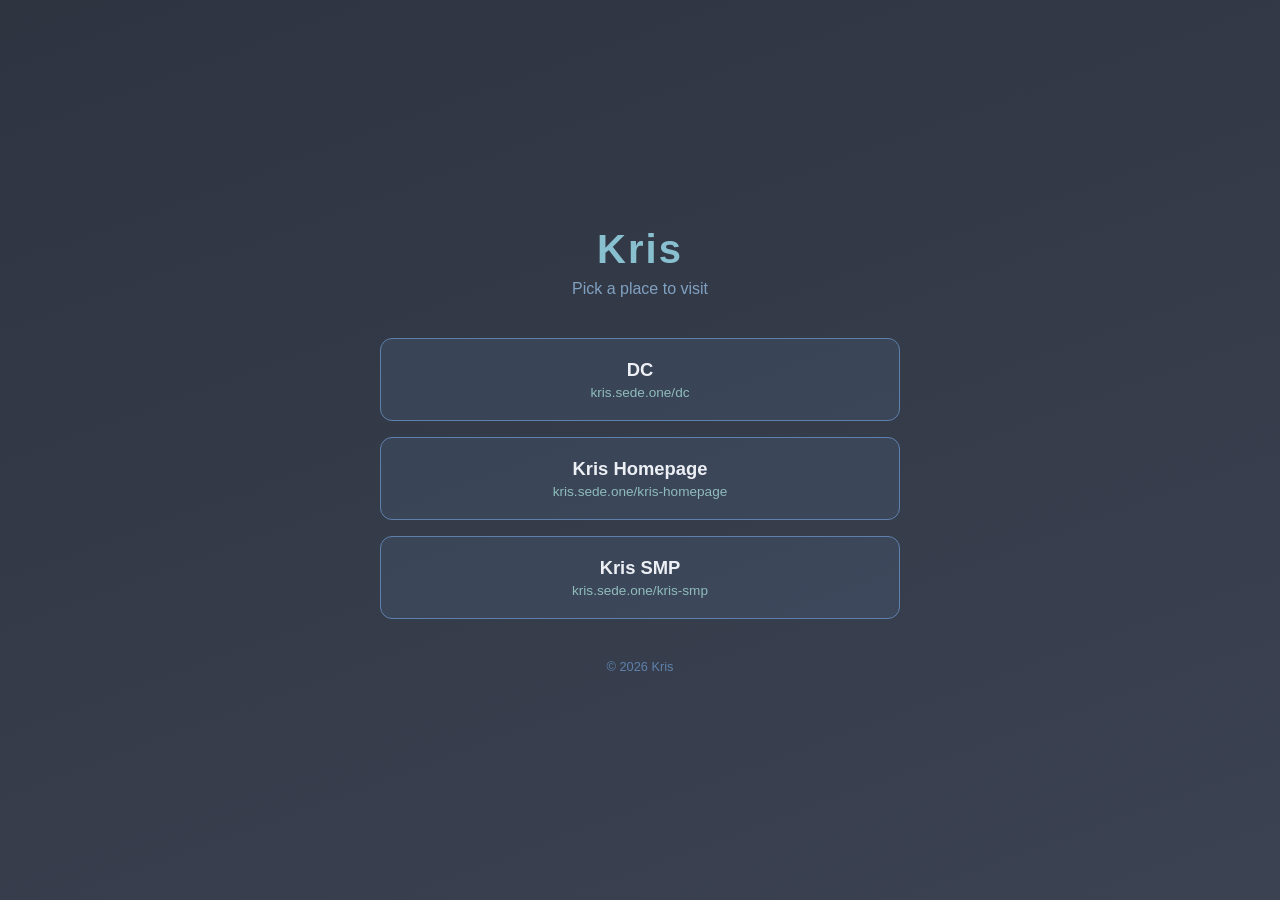
<file: index.html>
<!DOCTYPE html>
<html lang="en">
<head>
  <meta charset="UTF-8">
  <meta name="viewport" content="width=device-width, initial-scale=1.0">
  <title>Kris | Links</title>
  <link rel="stylesheet" href="style.css">
</head>
<body>
  <main class="container">
    <header>
      <h1>Kris</h1>
      <p class="subtitle">Pick a place to visit</p>
    </header>

    <nav class="links">
      <a class="card" href="https://kris.sede.one/dc/index.html">
        <span class="card-title">DC</span>
        <span class="card-desc">kris.sede.one/dc</span>
      </a>

      <a class="card" href="https://kris.sede.one/kris-homepage/home.htm">
        <span class="card-title">Kris Homepage</span>
        <span class="card-desc">kris.sede.one/kris-homepage</span>
      </a>

      <a class="card" href="https://kris.sede.one/kris-smp/home.html">
        <span class="card-title">Kris SMP</span>
        <span class="card-desc">kris.sede.one/kris-smp</span>
      </a>
    </nav>

    <footer>
      <p>&copy; 2026 Kris</p>
    </footer>
  </main>
</body>
</html>
</file>
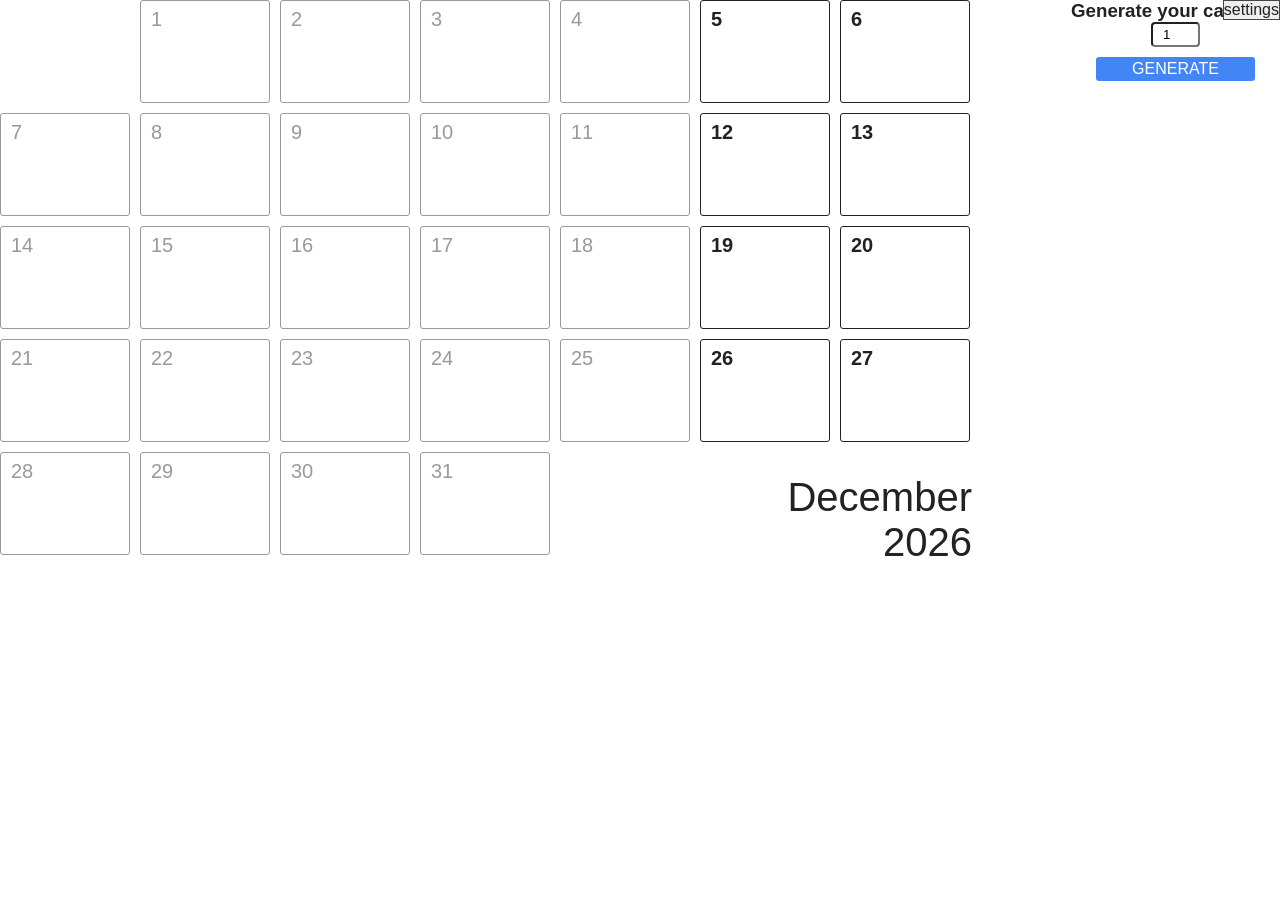
<file: calendar/index.html>
<!DOCTYPE html>
<html>
  <head>
    <meta charset="utf-8">
    <meta http-equiv="X-UA-Compatible" content="IE=edge">
    <title>Calendar</title>
    <meta name="description" content="">
    <meta name="viewport" content="width=device-width, initial-scale=1">
    <link rel="stylesheet" href="css/settings.css">
    <link rel="stylesheet" href="css/styles.css">
    <link rel="stylesheet" href="css/print.css" media="print">
    <link rel="stylesheet" href="css/layout/horizontal.css">
  </head>

  <body>
    <div class="settings">settings
      <div class="monthly-names">
        <h3>Rename months</h3>
        <input id="mon1" onkeyup="saveLabelsToLocalstorage()" type="text" value="Januar" /><br />
        <input id="mon2" onkeyup="saveLabelsToLocalstorage()" type="text" value="Februar" /><br />
        <input id="mon3" onkeyup="saveLabelsToLocalstorage()" type="text" value="Marec" /><br />
        <input id="mon4" onkeyup="saveLabelsToLocalstorage()" type="text" value="April" /><br />
        <input id="mon5" onkeyup="saveLabelsToLocalstorage()" type="text" value="Maj" /><br />
        <input id="mon6" onkeyup="saveLabelsToLocalstorage()" type="text" value="Junij" /><br />
        <input id="mon7" onkeyup="saveLabelsToLocalstorage()" type="text" value="Julij" /><br />
        <input id="mon8" onkeyup="saveLabelsToLocalstorage()" type="text" value="Avgust" /><br />
        <input id="mon9" onkeyup="saveLabelsToLocalstorage()" type="text" value="September" /><br />
        <input id="mon10" onkeyup="saveLabelsToLocalstorage()" type="text" value="Oktober" /><br />
        <input id="mon11" onkeyup="saveLabelsToLocalstorage()" type="text" value="November" /><br />
        <input id="mon12" onkeyup="saveLabelsToLocalstorage()" type="text" value="December" /><br />
        <a href="javascript:void(0)" onclick="clearLocalstorage()">Reset Months</a>
      </div>
      <div class="start-day">
        <label for="weekStartDay">Select your week start day</label>
        <select id="weekStartDay" onchange="setStartDay()">
          <option selected="selected" value="0">Monday</option>
          <option value="1">Tusday</option>
          <option value="2">Wednesday</option>
          <option value="3">Thursday</option>
          <option value="4">Friday</option>
          <option value="5">Saturday</option>
          <option value="6">Sunday</option>
        </select>
        <br />
        <label for="changeColor">Change text color</label><input id="changeColor" onkeyup="changeColor()" size="9" type="text" value="#222" /><br />
        <label for="changeBackgroundColor">Change background color</label><input id="changeBackgroundColor" onkeyup="changeBackgroundColor()" size="9" type="text" value="#FFF" /><br />
        <label for="changeBorderColor">Change border color</label><input id="changeBorderColor" onkeyup="changeBorderColor()" size="9" type="text" value="#222" /><br />
        <label for="changeBackgroundImage">Change background image color</label><input id="changeBackgroundImage" onkeyup="changeBackgroundImage()" size="9" type="text" value="" title="add url of the image" />

        <select id="changeLayout" onchange="changeLayout()">
          <option selected="selected" value="horizontal.css">horizontal.css</option>
          <option value="vertical.css">vertical.css</option>
          <option value="12months.css">12months.css</option>
        </select>
      </div>
    </div>
    <div class="generate">
      <h3>Generate your calendar</h3>
      <input id="selectMonths" maxlength="2" size="2" type="text" value="1" />
      <a href="javascript:void(0)" onclick="generateCals()">Generate</a>
    </div>

    <div id="calendar">Calendar should be here. If you don't see it you probably have Javascript disabled</div>

    <script src="script.js"></script>
  </body>
</html>
</file>
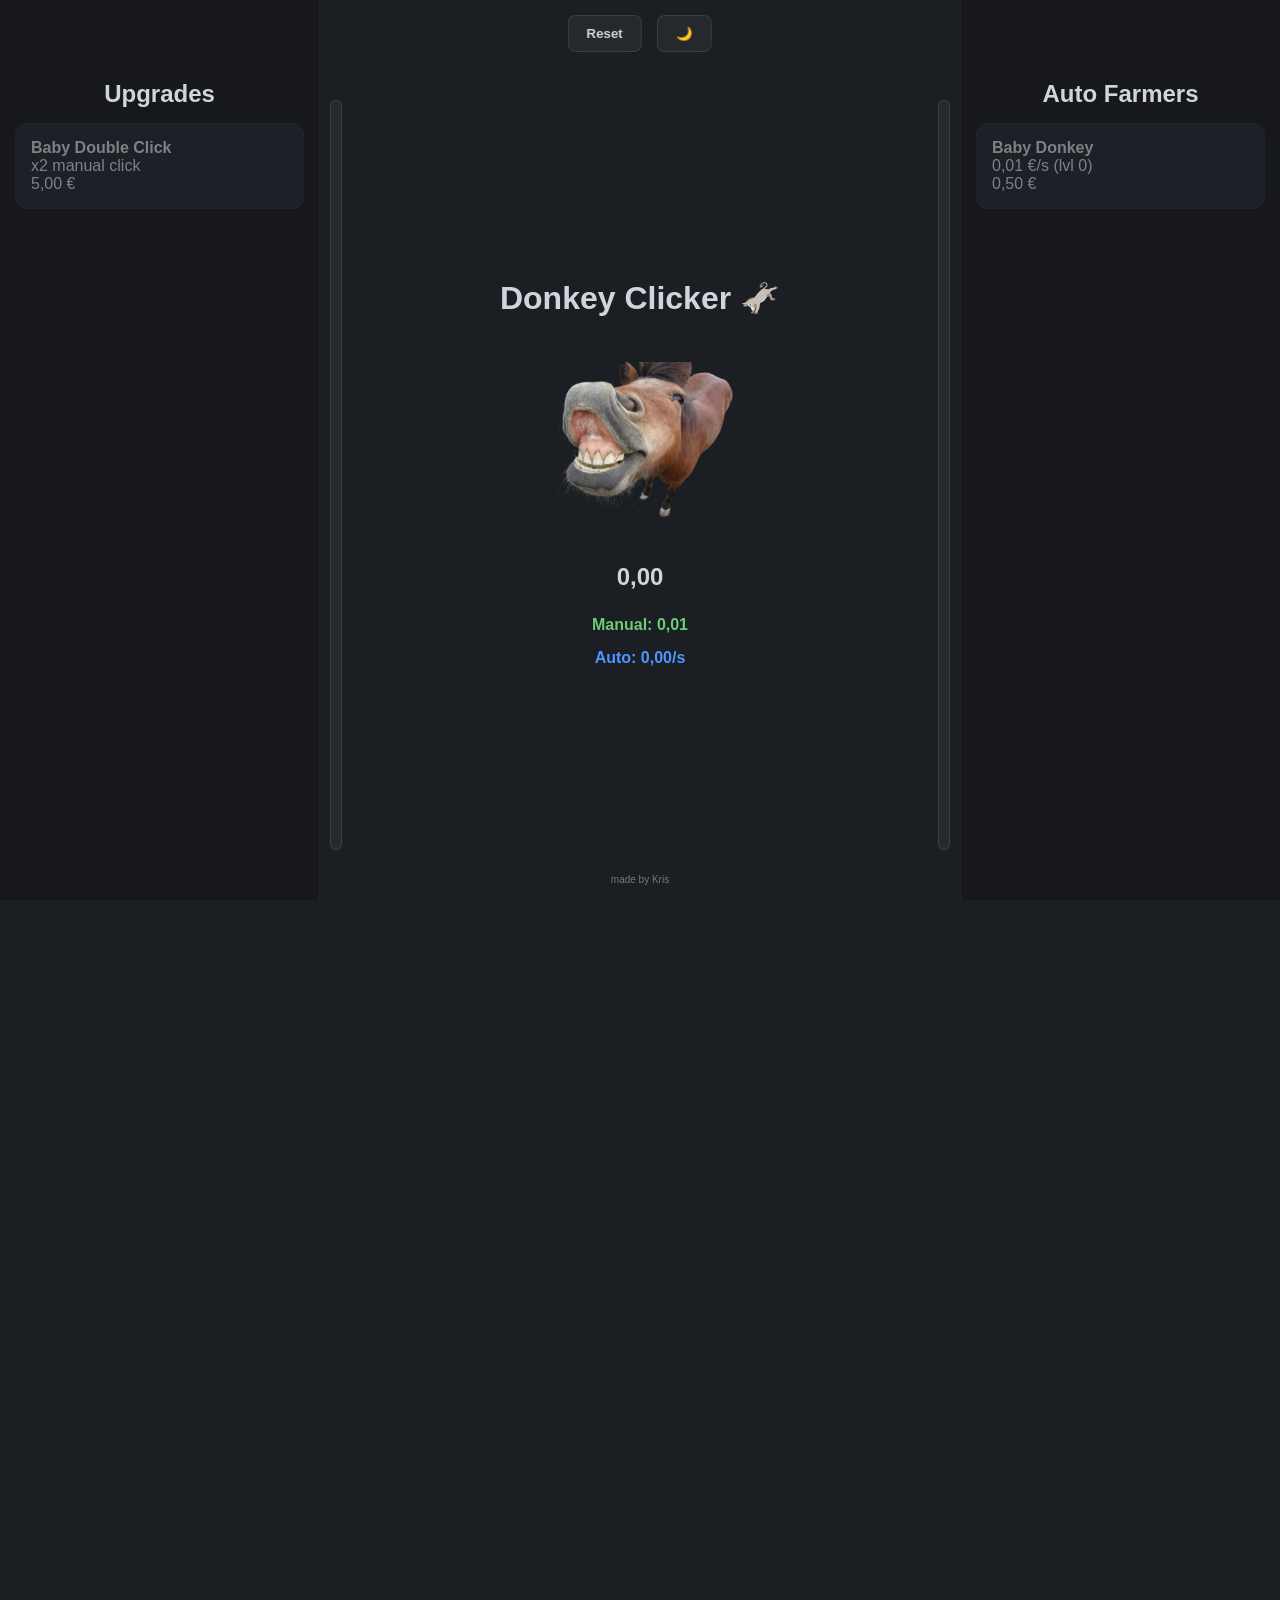
<file: dc/index.html>
<!DOCTYPE html>
<html lang="en">
<head>
  <meta charset="UTF-8">
  <meta name="viewport" content="width=device-width, initial-scale=1.0, maximum-scale=1.0, user-scalable=no">
  <title>Donkey Clicker 🫏</title>
  <link rel="stylesheet" href="style.css?v=1.21">
</head>
<body>

  <div class="top-controls">
    <button id="resetBtn" onclick="resetGame()">Reset</button>
    <button id="themeToggle" onclick="toggleTheme()">🌙</button>
  </div>

  <div class="layout">

    <div class="side-panel left-panel">
      <h2>Upgrades</h2>
      <div id="upgradeShop"></div>
    </div>

    <div class="main-area">
      <h1>Donkey Clicker 🫏</h1>
      <div class="progress-container">
					<div class="progress-bar-wrapper left">
						  <div id="manualProgress" class="progress-fill manual"></div>
						  <span class="progress-label">UPGRADES</span>
					</div>
					<div class="progress-bar-wrapper right">
						  <div id="autoProgress" class="progress-fill auto"></div>
						  <span class="progress-label">AUTOS</span>
					</div>
			</div>

      <div class="donkey-wrapper">
        <img src="pics/donkey.png" id="donkey" draggable="false">
        <div id="floating"></div>
      </div>

      <h2 id="clicks">0</h2>
      <p class="manual-counter">Manual: <span id="perClick">1</span></p>
      <p class="auto-counter">Auto: <span id="cps">0</span>/s</p>
      <p id="eventTimer" style="font-weight: bold; color: gold;"></p>
    </div>

    <div class="side-panel right-panel">
      <h2>Auto Farmers</h2>
      <div id="autoShop"></div>
    </div>

  </div>

  <footer>made by Kris</footer>

  <script src="script.js?v=1.21"></script>
</body>
</html>


 <div class="layout">
<div id="devTrigger"></div>
</file>
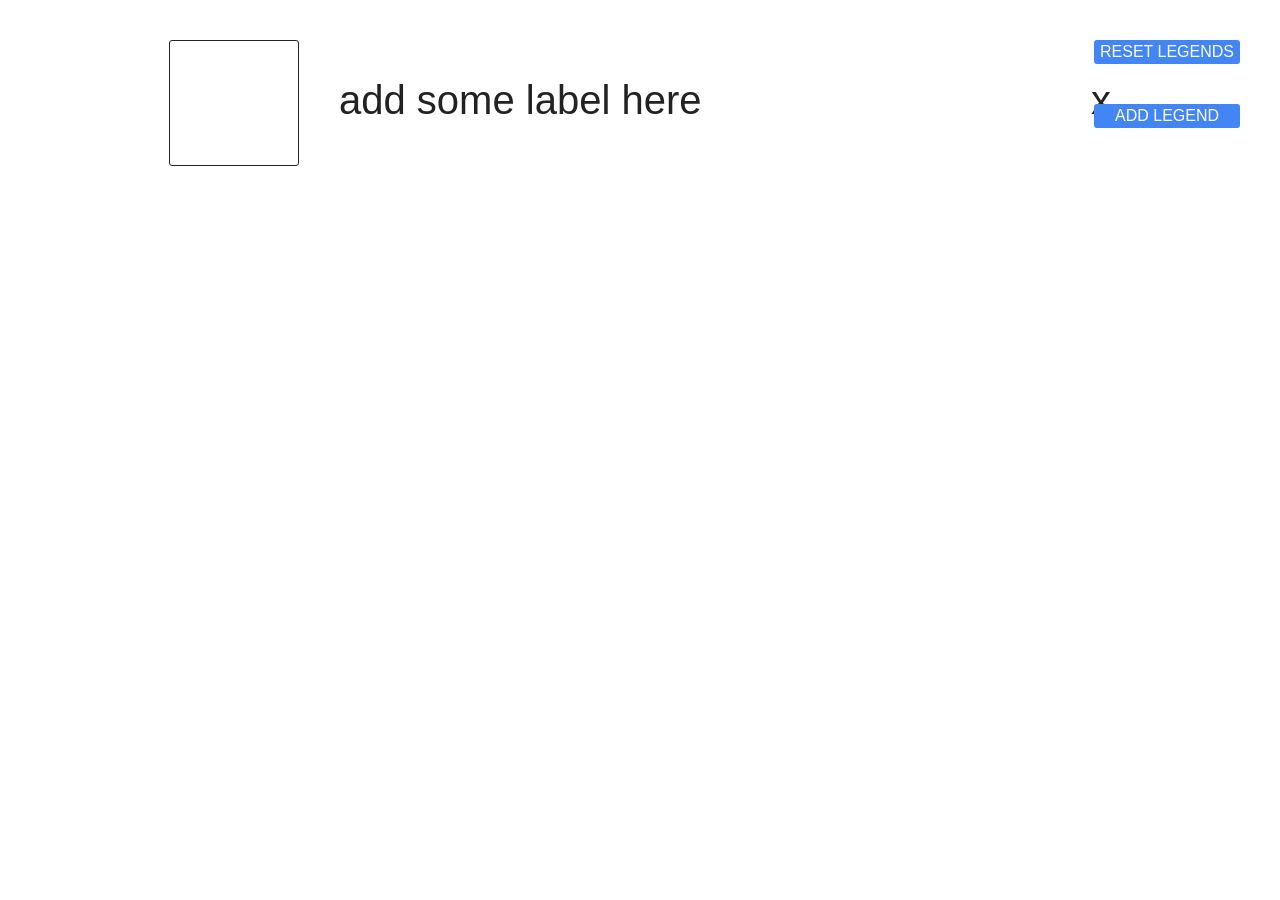
<file: calendar/legend.htm>
<!DOCTYPE html>
<html>
  <head>
    <meta charset="utf-8">
    <meta http-equiv="X-UA-Compatible" content="IE=edge">
    <title>Calendar</title>
    <meta name="description" content="">
    <meta name="viewport" content="width=device-width, initial-scale=1">
    <link rel="stylesheet" href="css/legend.css">
  </head>

  <body>
    <div class="settings">
      <a href="javascript:void(0)" onclick="clearLocalstorage()">Reset Legends</a>
      <a href="javascript:void(0)" onclick="addLegend()">Add legend</a>
    </div>

    <div class="content">
      <ul id="legends">Calendar should be here. If you don't see it you probably have Javascript disabled</ul>
    </div>

    <script src="legend.js"></script>
  </body>
</html>
</file>
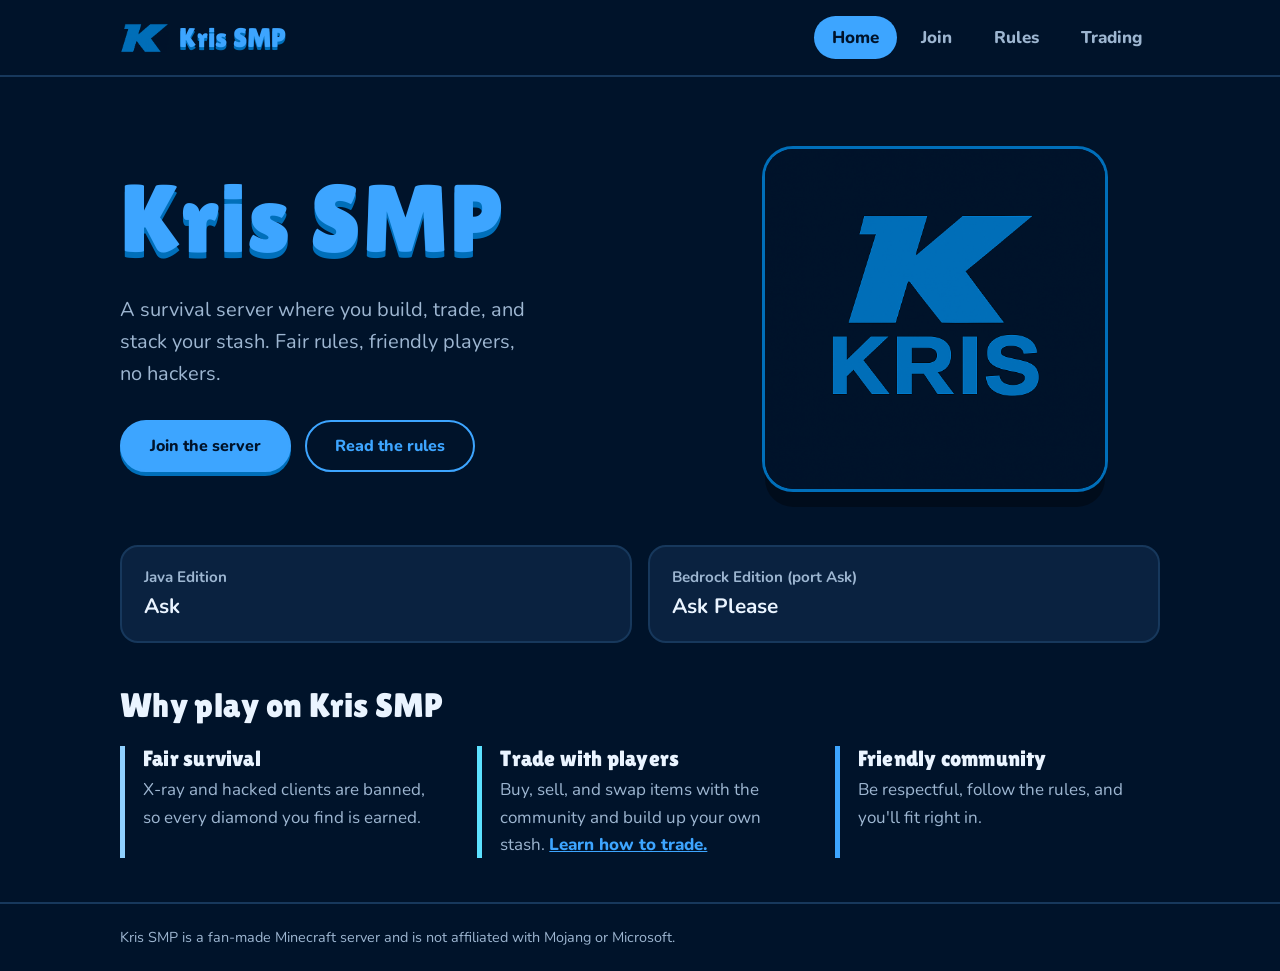
<file: kris-smp/home.html>
<!DOCTYPE html>
<html lang="en">
<head>
<meta charset="utf-8">
<meta name="viewport" content="width=device-width, initial-scale=1">
<title>Kris SMP | Home</title>
<link rel="preconnect" href="https://fonts.googleapis.com">
<link rel="preconnect" href="https://fonts.gstatic.com" crossorigin>
<link href="https://fonts.googleapis.com/css2?family=Lilita+One&family=Nunito:wght@400;700;800&display=swap" rel="stylesheet">
<link rel="icon" href="logo.png">
<link rel="stylesheet" href="style.css">
</head>
<body>
<header>
  <div class="wrap nav">
    <a class="logo" href="home.html"><img src="k.png" alt="">Kris SMP</a>
    <nav aria-label="Main"><ul>
      <li><a class="link" href="home.html" aria-current="page">Home</a></li>
      <li><a class="link" href="join.html">Join</a></li>
      <li><a class="link" href="rules.html">Rules</a></li>
      <li><a class="link" href="trade.html">Trading</a></li>
    </ul></nav>
  </div>
</header>

<main>
  <section class="wrap hero">
    <div>
      <h1>Kris SMP</h1>
      <p class="lead">A survival server where you build, trade, and stack your stash. Fair rules, friendly players, no hackers.</p>
      <div class="actions">
        <a class="btn" href="join.html">Join the server</a>
        <a class="btn ghost" href="rules.html">Read the rules</a>
      </div>
    </div>
    <img class="hero-logo" src="logo.png" alt="Kris SMP logo, a blue K" width="340" height="340">
  </section>

  <section class="wrap" aria-label="Server addresses">
    <div class="status">
      <div><span>Java Edition</span><b>Ask</b></div>
      <div><span>Bedrock Edition (port Ask)</span><b>Ask Please</b></div>
    </div>
  </section>

  <section class="wrap section">
    <h2>Why play on Kris SMP</h2>
    <div class="features">
      <div><h3>Fair survival</h3><p>X-ray and hacked clients are banned, so every diamond you find is earned.</p></div>
      <div><h3>Trade with players</h3><p>Buy, sell, and swap items with the community and build up your own stash. <a href="trade.html">Learn how to trade.</a></p></div>
      <div><h3>Friendly community</h3><p>Be respectful, follow the rules, and you'll fit right in.</p></div>
    </div>
  </section>
</main>

<footer>
  <div class="wrap">Kris SMP is a fan-made Minecraft server and is not affiliated with Mojang or Microsoft.</div>
</footer>
</body>
</html>
</file>
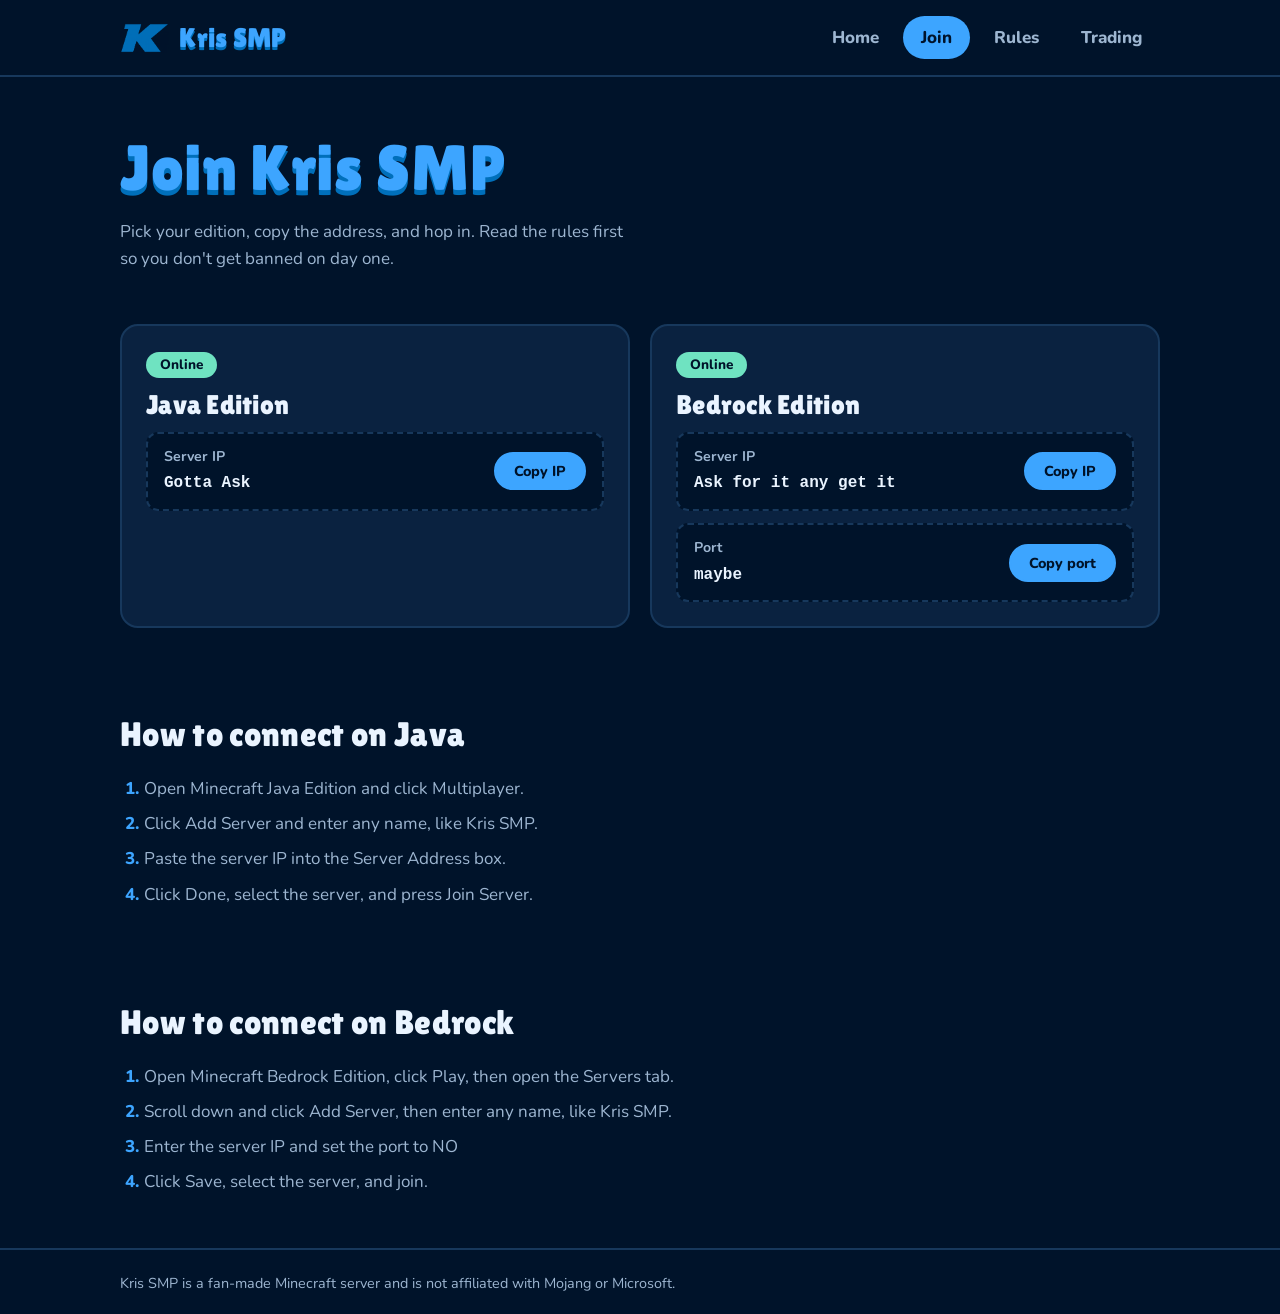
<file: kris-smp/join.html>
<!DOCTYPE html>
<html lang="en">
<head>
<meta charset="utf-8">
<meta name="viewport" content="width=device-width, initial-scale=1">
<title>Kris SMP | Join</title>
<link rel="preconnect" href="https://fonts.googleapis.com">
<link rel="preconnect" href="https://fonts.gstatic.com" crossorigin>
<link href="https://fonts.googleapis.com/css2?family=Lilita+One&family=Nunito:wght@400;700;800&display=swap" rel="stylesheet">
<link rel="icon" href="logo.png">
<link rel="stylesheet" href="style.css">
</head>
<body>
<header>
  <div class="wrap nav">
    <a class="logo" href="home.html"><img src="k.png" alt="">Kris SMP</a>
    <nav aria-label="Main"><ul>
      <li><a class="link" href="home.html">Home</a></li>
      <li><a class="link" href="join.html" aria-current="page">Join</a></li>
      <li><a class="link" href="rules.html">Rules</a></li>
      <li><a class="link" href="trade.html">Trading</a></li>
    </ul></nav>
  </div>
</header>

<main>
  <section class="wrap page-title">
    <h1>Join Kris SMP</h1>
    <p>Pick your edition, copy the address, and hop in. Read the rules first so you don't get banned on day one.</p>
  </section>

  <section class="wrap section">
    <div class="servers">
      <div class="server">
        <span class="badge on">Online</span>
        <h2>Java Edition</h2>
        <div class="field">
          <div><small>Server IP</small><b id="java-ip">Gotta Ask</b></div>
          <button class="btn small" type="button" data-copy="java-ip">Copy IP</button>
        </div>
      </div>

      <div class="server">
        <span class="badge on">Online</span>
        <h2>Bedrock Edition</h2>
        <div class="field">
          <div><small>Server IP</small><b id="bedrock-ip">Ask for it any get it</b></div>
          <button class="btn small" type="button" data-copy="bedrock-ip">Copy IP</button>
        </div>
        <div class="field">
          <div><small>Port</small><b id="bedrock-port">maybe</b></div>
          <button class="btn small" type="button" data-copy="bedrock-port">Copy port</button>
        </div>
      </div>
    </div>
  </section>

  <section class="wrap section">
    <h2>How to connect on Java</h2>
    <ol class="steps">
      <li>Open Minecraft Java Edition and click Multiplayer.</li>
      <li>Click Add Server and enter any name, like Kris SMP.</li>
      <li>Paste the server IP into the Server Address box.</li>
      <li>Click Done, select the server, and press Join Server.</li>
    </ol>
  </section>

  <section class="wrap section">
    <h2>How to connect on Bedrock</h2>
    <ol class="steps">
      <li>Open Minecraft Bedrock Edition, click Play, then open the Servers tab.</li>
      <li>Scroll down and click Add Server, then enter any name, like Kris SMP.</li>
      <li>Enter the server IP and set the port to NO</li>
      <li>Click Save, select the server, and join.</li>
    </ol>
  </section>
</main>

<footer>
  <div class="wrap">Kris SMP is a fan-made Minecraft server and is not affiliated with Mojang or Microsoft.</div>
</footer>

<script>
document.querySelectorAll('[data-copy]').forEach(function (btn) {
  var label = btn.textContent;
  function done(msg) { btn.textContent = msg; setTimeout(function () { btn.textContent = label; }, 1800); }
  btn.addEventListener('click', function () {
    var text = document.getElementById(btn.dataset.copy).textContent;
    if (navigator.clipboard) {
      navigator.clipboard.writeText(text).then(function () { done('Copied!'); }, function () { done('Copy failed'); });
    } else { done('Copy failed'); }
  });
});
</script>
</body>
</html>
</file>
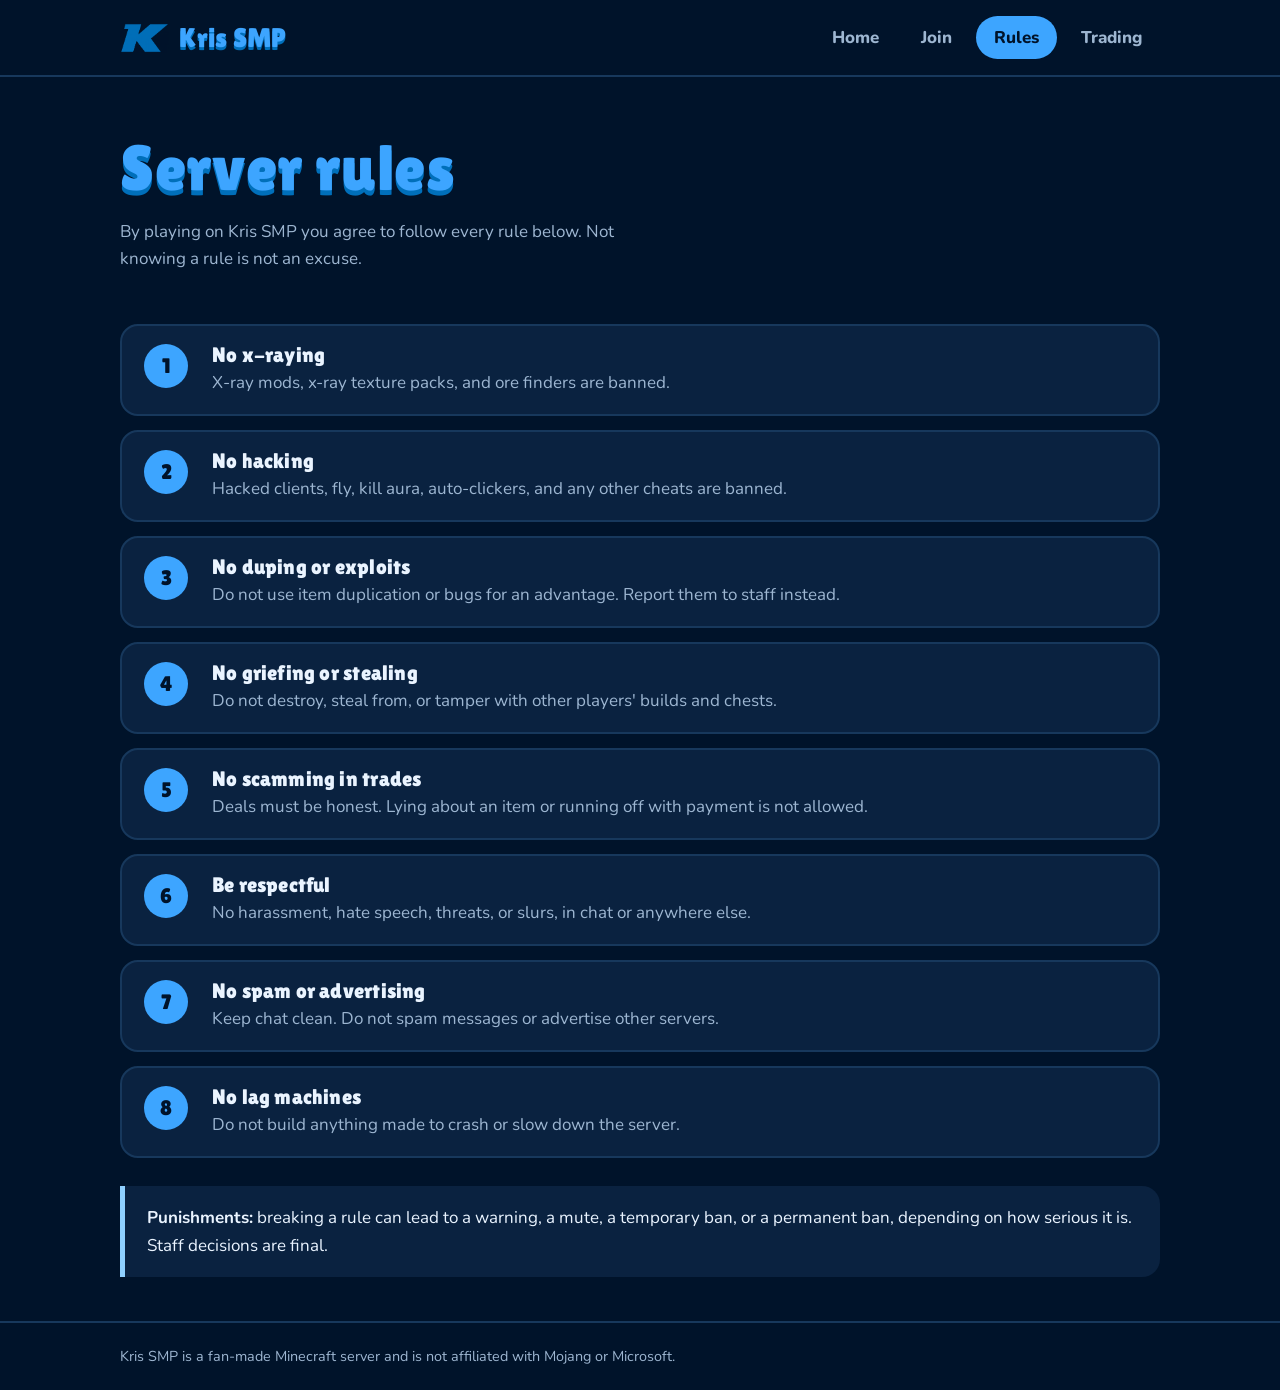
<file: kris-smp/rules.html>
<!DOCTYPE html>
<html lang="en">
<head>
<meta charset="utf-8">
<meta name="viewport" content="width=device-width, initial-scale=1">
<title>Kris SMP | Rules</title>
<link rel="preconnect" href="https://fonts.googleapis.com">
<link rel="preconnect" href="https://fonts.gstatic.com" crossorigin>
<link href="https://fonts.googleapis.com/css2?family=Lilita+One&family=Nunito:wght@400;700;800&display=swap" rel="stylesheet">
<link rel="icon" href="logo.png">
<link rel="stylesheet" href="style.css">
</head>
<body>
<header>
  <div class="wrap nav">
    <a class="logo" href="home.html"><img src="k.png" alt="">Kris SMP</a>
    <nav aria-label="Main"><ul>
      <li><a class="link" href="home.html">Home</a></li>
      <li><a class="link" href="join.html">Join</a></li>
      <li><a class="link" href="rules.html" aria-current="page">Rules</a></li>
      <li><a class="link" href="trade.html">Trading</a></li>
    </ul></nav>
  </div>
</header>

<main>
  <section class="wrap page-title">
    <h1>Server rules</h1>
    <p>By playing on Kris SMP you agree to follow every rule below. Not knowing a rule is not an excuse.</p>
  </section>

  <section class="wrap section">
    <ol class="rules">
      <li><div><h3>No x-raying</h3><p>X-ray mods, x-ray texture packs, and ore finders are banned.</p></div></li>
      <li><div><h3>No hacking</h3><p>Hacked clients, fly, kill aura, auto-clickers, and any other cheats are banned.</p></div></li>
      <li><div><h3>No duping or exploits</h3><p>Do not use item duplication or bugs for an advantage. Report them to staff instead.</p></div></li>
      <li><div><h3>No griefing or stealing</h3><p>Do not destroy, steal from, or tamper with other players' builds and chests.</p></div></li>
      <li><div><h3>No scamming in trades</h3><p>Deals must be honest. Lying about an item or running off with payment is not allowed.</p></div></li>
      <li><div><h3>Be respectful</h3><p>No harassment, hate speech, threats, or slurs, in chat or anywhere else.</p></div></li>
      <li><div><h3>No spam or advertising</h3><p>Keep chat clean. Do not spam messages or advertise other servers.</p></div></li>
      <li><div><h3>No lag machines</h3><p>Do not build anything made to crash or slow down the server.</p></div></li>
    </ol>

    <p class="note"><strong>Punishments:</strong> breaking a rule can lead to a warning, a mute, a temporary ban, or a permanent ban, depending on how serious it is. Staff decisions are final.</p>
  </section>
</main>

<footer>
  <div class="wrap">Kris SMP is a fan-made Minecraft server and is not affiliated with Mojang or Microsoft.</div>
</footer>
</body>
</html>
</file>
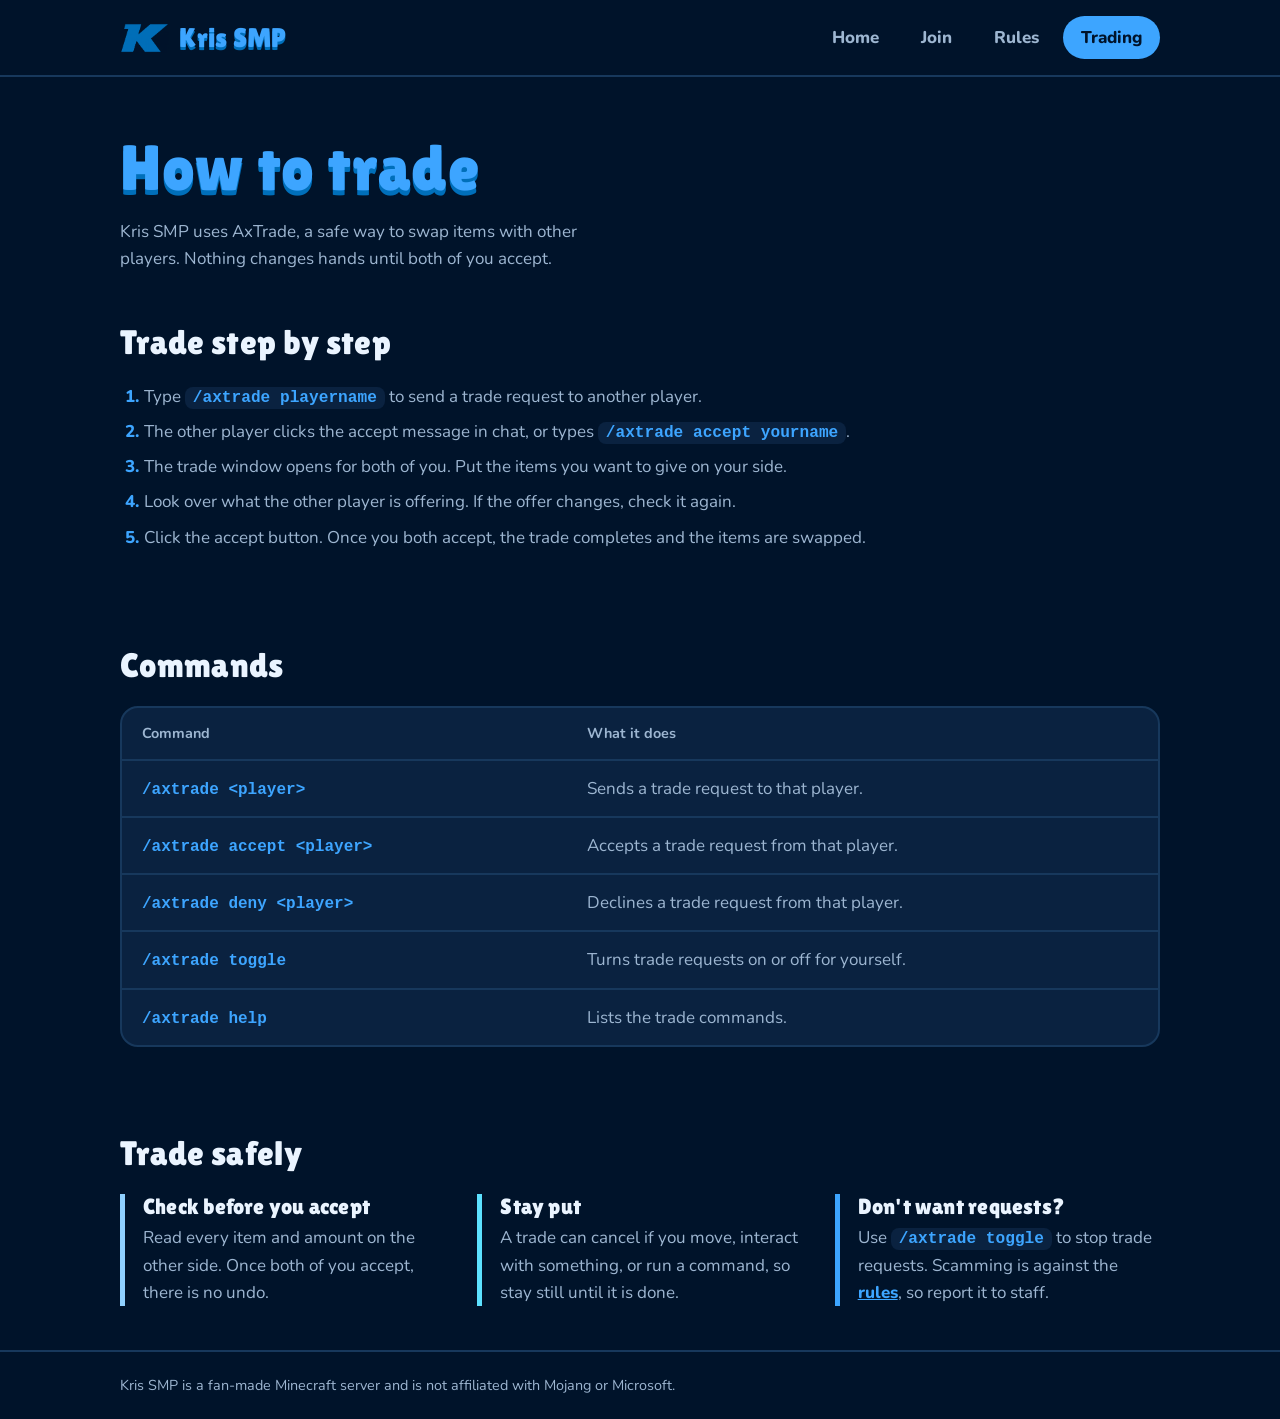
<file: kris-smp/trade.html>
<!DOCTYPE html>
<html lang="en">
<head>
<meta charset="utf-8">
<meta name="viewport" content="width=device-width, initial-scale=1">
<title>Kris SMP | How to trade</title>
<link rel="preconnect" href="https://fonts.googleapis.com">
<link rel="preconnect" href="https://fonts.gstatic.com" crossorigin>
<link href="https://fonts.googleapis.com/css2?family=Lilita+One&family=Nunito:wght@400;700;800&display=swap" rel="stylesheet">
<link rel="icon" href="logo.png">
<link rel="stylesheet" href="style.css">
</head>
<body>
<header>
  <div class="wrap nav">
    <a class="logo" href="home.html"><img src="k.png" alt="">Kris SMP</a>
    <nav aria-label="Main"><ul>
      <li><a class="link" href="home.html">Home</a></li>
      <li><a class="link" href="join.html">Join</a></li>
      <li><a class="link" href="rules.html">Rules</a></li>
      <li><a class="link" href="trade.html" aria-current="page">Trading</a></li>
    </ul></nav>
  </div>
</header>

<main>
  <section class="wrap page-title">
    <h1>How to trade</h1>
    <p>Kris SMP uses AxTrade, a safe way to swap items with other players. Nothing changes hands until both of you accept.</p>
  </section>

  <section class="wrap section">
    <h2>Trade step by step</h2>
    <ol class="steps">
      <li>Type <code>/axtrade playername</code> to send a trade request to another player.</li>
      <li>The other player clicks the accept message in chat, or types <code>/axtrade accept yourname</code>.</li>
      <li>The trade window opens for both of you. Put the items you want to give on your side.</li>
      <li>Look over what the other player is offering. If the offer changes, check it again.</li>
      <li>Click the accept button. Once you both accept, the trade completes and the items are swapped.</li>
    </ol>
  </section>

  <section class="wrap section">
    <h2>Commands</h2>
    <div class="table-wrap">
      <table class="cmds">
        <thead><tr><th scope="col">Command</th><th scope="col">What it does</th></tr></thead>
        <tbody>
          <tr><td><code>/axtrade &lt;player&gt;</code></td><td>Sends a trade request to that player.</td></tr>
          <tr><td><code>/axtrade accept &lt;player&gt;</code></td><td>Accepts a trade request from that player.</td></tr>
          <tr><td><code>/axtrade deny &lt;player&gt;</code></td><td>Declines a trade request from that player.</td></tr>
          <tr><td><code>/axtrade toggle</code></td><td>Turns trade requests on or off for yourself.</td></tr>
          <tr><td><code>/axtrade help</code></td><td>Lists the trade commands.</td></tr>
        </tbody>
      </table>
    </div>
  </section>

  <section class="wrap section">
    <h2>Trade safely</h2>
    <div class="features">
      <div><h3>Check before you accept</h3><p>Read every item and amount on the other side. Once both of you accept, there is no undo.</p></div>
      <div><h3>Stay put</h3><p>A trade can cancel if you move, interact with something, or run a command, so stay still until it is done.</p></div>
      <div><h3>Don't want requests?</h3><p>Use <code>/axtrade toggle</code> to stop trade requests. Scamming is against the <a href="rules.html">rules</a>, so report it to staff.</p></div>
    </div>
  </section>
</main>

<footer>
  <div class="wrap">Kris SMP is a fan-made Minecraft server and is not affiliated with Mojang or Microsoft.</div>
</footer>
</body>
</html>
</file>
<file: style.css>
/* Nordic blue palette (based on the Nord theme) */
:root {
  --polar-night: #2e3440;
  --snow-storm: #eceff4;
  --frost-1: #8fbcbb;
  --frost-2: #88c0d0;
  --frost-3: #81a1c1;
  --frost-4: #5e81ac;
}

* {
  box-sizing: border-box;
  margin: 0;
  padding: 0;
}

body {
  font-family: "Segoe UI", Roboto, "Helvetica Neue", Arial, sans-serif;
  background: linear-gradient(160deg, var(--polar-night) 0%, #3b4252 100%);
  color: var(--snow-storm);
  min-height: 100vh;
  display: flex;
  align-items: center;
  justify-content: center;
  padding: 2rem 1rem;
}

.container {
  width: 100%;
  max-width: 520px;
  text-align: center;
}

header h1 {
  font-size: 2.5rem;
  color: var(--frost-2);
  letter-spacing: 0.05em;
}

.subtitle {
  margin-top: 0.5rem;
  color: var(--frost-3);
  font-size: 1rem;
}

.links {
  margin: 2.5rem 0;
  display: flex;
  flex-direction: column;
  gap: 1rem;
}

.card {
  display: flex;
  flex-direction: column;
  padding: 1.25rem 1.5rem;
  background: rgba(94, 129, 172, 0.15);
  border: 1px solid var(--frost-4);
  border-radius: 12px;
  text-decoration: none;
  color: var(--snow-storm);
  transition: background 0.2s ease, transform 0.2s ease, border-color 0.2s ease;
}

.card:hover,
.card:focus-visible {
  background: var(--frost-4);
  border-color: var(--frost-2);
  transform: translateY(-2px);
  outline: none;
}

.card-title {
  font-size: 1.15rem;
  font-weight: 600;
}

.card-desc {
  margin-top: 0.25rem;
  font-size: 0.85rem;
  color: var(--frost-1);
}

footer p {
  font-size: 0.8rem;
  color: var(--frost-4);
}
</file>
<file: calendar/css/settings.css>
/* Settings */
.settings {
  background: #eee;
  border: 1px solid #444;
  position: absolute;
  right: 0;
  top: 0;
  z-index: 1;
}
.settings > div {
  display: none;
}
.settings:hover > div {
  display: block;
}
h3 {
  margin: 0;
}
.monthly-names { float: right; }
.monthly-names a {
  background-color: #4285F4;
  border-radius: 5px;
  color: #FFF;
  display: block;
  margin: 0 25px 11px;
  padding: 3px 6px;
  text-decoration: none;
  text-transform: uppercase;
}
input { border-radius: 4px;
  display: inline-block;
  margin: 0 auto 10px;
  padding: 3px 10px;
}
label {
  display: inline-block;
  width: 254px;
}
select {
  border-radius: 4px;
  margin: 0 0 10px;
  padding: 3px 3px 3px 10px;
}
.start-day {
  float: right;
}
.generate {
  clear: right;
  display: inline-block;
  float: right;
  text-align: center;
}
.generate a {
  background-color: #4285F4;
  border-radius: 3px;
  color: #fff;
  display: block;
  margin: 0 25px 11px;
  padding: 3px 6px;
  text-align: center;
  text-decoration: none;
  text-transform: uppercase;
}
</file>
<file: calendar/css/styles.css>
*, *:after, *:before {
  -webkit-box-sizing: border-box;
  -moz-box-sizing: border-box;
  box-sizing: border-box;
}
body {
  color: #222;
  font-family: helvetica;
  margin: 0;
}
/* Calendar  */
#calendar {
  width: 970px;
}
.calendar {
  height: 670px;
  margin: 0 auto 120px;
  padding: 0;
  position: relative;
  vertical-align: top;
}
.calendar li { list-style: none; }
.calendar ul {
  padding: 0;
}
.calendar ul li {
  display: inline-block;
  height: 120px;
  margin-top: 10px;
  margin-left: 10px;
  list-style: none;
  position: relative;
  width: 126px;
  vertical-align: top;
}
.calendar li:first-child li { margin-top: 0; }
.calendar ul li:first-child { margin-left: 0; }
.calendar ul li span {
  border: 1px solid #999;
  border-radius: 3px;
  color: #999;
  display: block;
  height: 100%;
  font-size: 20px;
  padding: 7px 10px;
  width: 100%;
}
.calendar ul li.saturday span,
.calendar ul li.sunday span {
  /* background: red; */
  border: 1px solid #222;
  font-weight: bold;
  color: #222;
}
.calendar h3 {
  font-size: 40px;
  font-weight: normal;
  left: -2px;
  margin: 0;
  position: absolute;
  top: -7px;
  width: 262px;
}
.calendar ul li:nth-child(7) h3 {
  bottom: -10px;
  left: auto;
  right: -2px;
  text-align: right;
  top: auto
}
</file>
<file: calendar/css/print.css>
.calendar {
	margin-bottom: 0;
  page-break-after: always;
}

/* Settings */
.settings,
.generate {
  display: none;
}
</file>
<file: calendar/css/layout/horizontal.css>
/* Calendar  */
.calendar ul li {
  height: 103px;
  width: 130px;
}
</file>
<file: dc/style.css>
/* GLOBALNI FIX ZA ŠIRINO IN ROBOVE */
* { 
    -webkit-tap-highlight-color: transparent; 
    user-select: none; 
    box-sizing: border-box; /* Ključno: padding ne poveča širine elementa */
}

/* MOBILNA PRILAGODLJIVOST - Popravljeni robovi in stisnjena trgovina */
@media (max-width: 1000px) {
    body {
        overflow-y: auto; 
    }

    .layout { 
        flex-direction: column; 
        height: auto;
        width: 100%;
    }

    /* SREDINSKI DEL - Rahlo stisnjen, da osel ne "pobegne" */
    .main-area { 
        flex: none; 
        padding: 60px 15px 20px 15px; /* Manj paddinga kot prej */
        order: 1; 
        min-height: 50vh; 
        gap: 10px;
        width: 100%;
    }

    #donkey {
        width: 200px; 
        margin: 5px 0;
    }

    h1 { font-size: 1.3rem; margin-bottom: 2px; }
    h2#clicks { font-size: 2rem; margin: 5px 0; }

    /* STRANSKI PANELI - Popravek robov in odmikov */
    .side-panel { 
        width: 100%; 
        flex: none; 
        height: auto; 
        padding: 5px 10px; /* Minimalen padding ob robovih */
        overflow-y: visible; 
        border-left: none !important;
        border-right: none !important;
    }

    .side-panel h2 {
        font-size: 0.9rem;
        margin: 5px 0 2px 0;
        opacity: 0.7;
    }

    /* KARTICE - Maksimalno stisnjeno */
    .card {
        padding: 6px 10px; 
        margin-bottom: 4px; /* Zelo majhen razmik */
        font-size: 0.8rem; 
        border-radius: 8px;
    }

    .card b {
        font-size: 0.9rem;
    }

    .left-panel { order: 2; border-top: 1px solid rgba(255,255,255,0.1); } 
    .right-panel { order: 3; border-top: 1px solid rgba(255,255,255,0.1); padding-bottom: 30px; }

    /* Progress bar prilagoditev */
    .progress-container {
        top: 60px;
        bottom: 20px;
        left: 5px;
        right: 5px;
    }
}

@media (max-width: 600px) {
    .main-area {
        min-height: 45vh;
        padding-top: 55px;
    }

    #donkey {
        width: 170px;
    }

    /* Še bolj stisnjen tekst v karticah za majhne ekrane */
    .card {
        padding: 5px 8px;
    }
}

/* FOOTER FIX */
footer { 
    position: relative; 
    padding: 10px 0; 
    width: 100%; 
    text-align: center; 
    font-size: 10px; 
    opacity: 0.5; 
    pointer-events: none; 
    clear: both;
}

/* OSNOVNE NASTAVITVE - Zdaj privzeto "Soft Dark" polnočna tema */
html, body {
    margin: 0;
    padding: 0;
    width: 100%;
    /* Prepreči vso horizontalno premikanje */
    overflow-x: hidden; 
    /* Pomaga pri mobilnikih, da se stran ne odbija (bounce effect) */
    position: relative;
    max-width: 100vw;
}

body {
    margin: 0;
    font-family: 'Segoe UI', Tahoma, Geneva, Verdana, sans-serif;
    background: #1b1e23; /* Prej #121212 */
    color: #d1d5db;     /* Prej white */
    overflow: hidden; 
    display: flex;
    flex-direction: column;
    transition: background 0.3s, color 0.3s;
    user-select: none;
}

/* EVENT AKTIVNO OZADJE */
body.event-active {
    background: radial-gradient(circle, #2c3e50, #000000);
    transition: background 1s ease;
}

/* GUMBI NA SREDINI */
.top-controls {
    position: fixed;
    top: 15px;
    left: 50%;
    transform: translateX(-50%);
    display: flex;
    gap: 15px;
    z-index: 1000;
}

#themeToggle, #resetBtn {
    padding: 10px 18px;
    border: none;
    border-radius: 8px;
    cursor: pointer;
    background: rgba(255, 255, 255, 0.05);
    color: inherit;
    font-weight: bold;
    backdrop-filter: blur(10px);
    border: 1px solid rgba(255, 255, 255, 0.1);
    transition: 0.2s;
}

#themeToggle:hover, #resetBtn:hover {
    background: rgba(255, 255, 255, 0.2);
    transform: translateY(-2px);
}

/* GLAVNA POSTAVITEV (3 STOLPCI) */
.layout {
    display: flex;
    width: 100vw;
    height: 100vh;
}

/* STRANSKA PANELA */
.side-panel {
    flex: 0 0 25%;
    padding: 80px 15px 20px 15px;
    overflow-y: auto;
    background: rgba(0, 0, 0, 0.2); /* Prej 255, 255, 255, 0.03 */
    display: flex;
    flex-direction: column;
}

.side-panel h2 {
    margin-top: 0;
    margin-bottom: 15px;
    text-align: center;
}

.left-panel { border-right: 1px solid rgba(255, 255, 255, 0.05); }
.right-panel { border-left: 1px solid rgba(255, 255, 255, 0.05); }

/* SREDINSKI DEL (Osel) */
.main-area {
    flex: 1;
    display: flex;
    flex-direction: column;
    align-items: center;
    justify-content: center;
    gap: 15px;
    text-align: center;
    padding-top: 50px;
    min-width: 0;
    position: relative;
}

.main-area > p { font-weight: bold; margin: 0; }
.manual-counter { color: #6BCB77; }
.auto-counter { color: #4D96FF; }

/* DONKEY SLIKA */
.donkey-wrapper {
    position: relative;
    display: flex;
    justify-content: center;
    align-items: center;
    margin: 20px 0;
}

#donkey {
    width: 260px;
    max-width: 80%;
    cursor: pointer;
    transition: transform 0.05s ease-out;
    -webkit-user-drag: none;
    touch-action: manipulation;
}

#donkey:active, 
#donkey.clicking {
    transform: scale(0.92);
}


/* LEBDEČI TEKST */
.float {
    position: absolute;
    font-weight: bold;
    pointer-events: none;
    color: #6BCB77;
    animation: floatUp 1.5s forwards;
    transition: opacity 0.2s;
    white-space: nowrap;
    z-index: 10;
    font-size: 1.2rem;
    text-shadow: 2px 2px 4px rgba(0, 0, 0, 0.8);
}


@keyframes floatUp {
    from { opacity: 1; transform: translateY(30px); }
    to { opacity: 0; transform: translateY(-100px); }
}



.float.crit-click {
    color: #FF6B6B !important;
    font-weight: 700 !important;
    text-shadow: 0 0 10px rgba(255, 69, 0, 0.5), 2px 2px 4px rgba(0,0,0,0.5) !important;
    z-index: 15;
}
/* Posebna animacija, ko gori Double Event */
@keyframes doubleGlow {
  0% { text-shadow: 0 0 10px #ff6b6b; }
  50% { text-shadow: 0 0 20px #ffd93d, 0 0 30px #ff6b6b; }
  100% { text-shadow: 0 0 10px #ff6b6b; }
}

#eventTimer span {
  animation: doubleGlow 1s infinite;
  font-weight: 900;
  letter-spacing: 2px;
}

/* Jackpot efekt */
.main-area.jackpot-active {
    background: radial-gradient(circle, rgba(255, 217, 61, 0.15) 0%, rgba(27, 30, 35, 0) 70%);
    transition: background 0.3s ease;
}

.jackpot-center {
    left: 0%;
    transform: translateX(-50%);
    text-align: center;
    width: 100%;
}

.float.jackpot-title {
    color: #FFD93D !important;
    font-size: 2.5rem !important;
    font-weight: bold;
    text-shadow: 2px 2px 10px rgba(0,0,0,0.8) !important;
    z-index: 2000;
}

.float.jackpot-amount {
    color: #ffffff !important;
    font-size: 2rem !important;
    font-weight: 900 !important;
    text-shadow: 0 0 10px #FFD93D, 0 0 20px #FFD93D, 2px 2px 5px #000 !important;
    top: 120px;
    z-index: 2100;
}

/* KARTICE V TRGOVINI */
.card {
    background: #242930; /* Prej rgba(255,255,255,0.07) */
    padding: 15px;
    margin-bottom: 12px;
    border-radius: 12px;
    cursor: pointer;
    transition: 0.2s ease;
    border: 1px solid #2d333b;
    color: #e5e7eb;
}

.card:hover {
    background: #2d333b;
    border-color: #4D96FF;
    transform: translateX(5px);
}

.card:active {
    transform: scale(0.97);
}

/* SCROLLBAR */
.side-panel::-webkit-scrollbar { width: 6px; }
.side-panel::-webkit-scrollbar-thumb {
    background: rgba(255, 255, 255, 0.1);
    border-radius: 10px;
}

.progress-container {
    position: absolute;
    top: 100px;
    bottom: 50px;
    left: 10px; /* Malce bolj k robu na mobilcih */
    right: 10px;
    pointer-events: none;
    display: flex;
    justify-content: space-between;
    z-index: 100; /* Bar naj bo nad številkami, da so številke "zadaj" */
}

.progress-bar-wrapper {
    width: 12px;
    height: 100%;
    background: rgba(255, 255, 255, 0.05);
    border-radius: 10px;
    position: relative;
    overflow: hidden;
    border: 1px solid rgba(255, 255, 255, 0.1);
}

.progress-fill {
    position: absolute;
    bottom: 0;
    width: 100%;
    height: 0%; /* Se spreminja preko JS */
    transition: height 0.5s ease-out;
    border-radius: 10px;
}

.progress-fill.manual {
    background: linear-gradient(to top, #417a48, #6BCB77);
    box-shadow: 0 0 10px rgba(107, 203, 119, 0.3);
}

.progress-fill.auto {
    background: linear-gradient(to top, #2b5694, #4D96FF);
    box-shadow: 0 0 10px rgba(77, 150, 255, 0.3);
}

.progress-label {
    position: absolute;
    top: -25px;
    left: 50%;
    transform: translateX(-50%);
    font-size: 10px;
    font-weight: bold;
    opacity: 0.6;
    white-space: nowrap;
}

/* Prilagoditev za svetlo temo */
body.light .progress-bar-wrapper {
    background: rgba(0, 0, 0, 0.05);
    border-color: rgba(0, 0, 0, 0.1);
}




/* --- LIGHT MODE (Nordic Frost) --- */
body.light {
    background: #e5e9f0; 
    color: #2e3440;
}

body.light .side-panel { background: rgba(143, 188, 187, 0.1); }

body.light .card {
    background: #eceff4;
    border: 1px solid #d8dee9;
    color: #3b4252;
    box-shadow: 0 4px 6px rgba(0, 0, 0, 0.05);
}

body.light .card:hover {
    background: #ffffff;
    border-color: #88c0d0;
}

body.light #themeToggle, body.light #resetBtn {
    background: rgba(136, 192, 208, 0.2);
    border: 1px solid rgba(136, 192, 208, 0.3);
}

body.light .float {
    text-shadow: 1px 1px 2px rgba(255,255,255,0.8), -1px -1px 2px rgba(255,255,255,0.8);
}

body.light .float.jackpot-title { color: #D4AF37 !important; }
body.light .auto-counter, body.light .float.auto-click { color: #3b71ca !important; }

/* MOBILNA PRILAGODLJIVOST - Popravljeni robovi in stisnjena trgovina */
@media (max-width: 1000px) {
    body {
        overflow-y: auto; 
    }

    .layout { 
        flex-direction: column; 
        height: auto;
        width: 100%;
    }

    /* SREDINSKI DEL - Rahlo stisnjen, da osel ne "pobegne" */
    .main-area { 
        flex: none; 
        padding: 80px 15px 20px 15px; /* Manj paddinga kot prej */
        order: 1; 
        min-height: 50vh; 
        gap: 10px;
        width: 100%;
    }

    h1 { font-size: 1.3rem; margin-bottom: 2px; }
    h2#clicks { font-size: 2rem; margin: 5px 0; }

    /* STRANSKI PANELI - Popravek robov in odmikov */
    .side-panel { 
        width: 100%; 
        flex: none; 
        height: auto; 
        padding: 5px 10px; /* Minimalen padding ob robovih */
        overflow-y: visible; 
        border-left: none !important;
        border-right: none !important;
    }

    .side-panel h2 {
        font-size: 0.9rem;
        margin: 5px 0 2px 0;
        opacity: 0.7;
    }

    /* KARTICE - Maksimalno stisnjeno */
    .card {
        padding: 6px 10px; 
        margin-bottom: 4px; /* Zelo majhen razmik */
        font-size: 0.8rem; 
        border-radius: 8px;
    }

    .card b {
        font-size: 0.9rem;
    }

    .left-panel { order: 2; border-top: 1px solid rgba(255,255,255,0.1); } 
    .right-panel { order: 3; border-top: 1px solid rgba(255,255,255,0.1); padding-bottom: 30px; }

    /* Progress bar prilagoditev */
    .progress-container {
        top: 60px;
        bottom: 20px;
        left: 5px;
        right: 5px;
    }
}

@media (max-width: 600px) {
    .main-area {
        min-height: 45vh;
        padding-top: 75px;
    }

    /* Še bolj stisnjen tekst v karticah za majhne ekrane */
    .card {
        padding: 5px 8px;
    }
}

/* FOOTER FIX */
footer { 
    position: relative; 
    padding: 10px 0; 
    width: 100%; 
    text-align: center; 
    font-size: 10px; 
    opacity: 0.5; 
    pointer-events: none; 
    clear: both;
}
/* DODATKI */
* { -webkit-tap-highlight-color: transparent; user-select: none; }
h1, h2 { margin: 10px 0; }
footer { position: fixed; bottom: 5px; width: 100%; text-align: center; font-size: 10px; opacity: 0.5; pointer-events: none; }
</file>
<file: calendar/css/legend.css>
*, *:after, *:before {
  -webkit-box-sizing: border-box;
  -moz-box-sizing: border-box;
  box-sizing: border-box;
}
body {
  color: #222;
  font-family: helvetica;
  margin: 0;
}

.content {
  margin: 40px auto 0;
  width: 942px;
}
h1 {
  font-size: 40px;
  font-weight: normal;
  margin: 0 0 40px;
  text-align: center;
}
#legends {
  margin: 0;
  padding: 0;
}
#legends li {
  list-style: none;
  margin-top: 40px;
}
#legends li:first-child { margin-top: 0; }
#legends li strong {
  border: 1px solid #222;
  border-radius: 3px;
  display: inline-block;
  height: 126px;
  margin: 0 40px 0 0;
  text-indent: -999em;
  vertical-align: top;
  width: 130px;
}
#legends li span {
  font-size: 40px;
  line-height: 120px;
}
#legends li input {
  background: none;
  border: 0;
  font-size: 40px;
  line-height: 120px;
}
#legends li a {
  color: #222;
  float: right;
  font-size: 40px;
  line-height: 120px;
  text-decoration: none;
}







/* Settings */
.settings {
  position: absolute;
  right: 40px;
  top: 40px;
  z-index: 1;
}
.settings input { border-radius: 4px;
  display: inline-block;
  margin: 0 auto 10px;
  padding: 3px 10px;
}
.settings a {
  background-color: #4285F4;
  border-radius: 3px;
  color: #fff;
  display: block;
  margin: 0 0 40px;
  padding: 3px 6px;
  text-align: center;
  text-decoration: none;
  text-transform: uppercase;
}







@media print {
  .content { margin: 20px 0 0 20px; }
  .settings { display: none; }
  #legends li a { display: none; }
}
</file>
<file: kris-smp/style.css>
:root{--bg:#00132a;--surface:#0a2240;--line:#17385c;--accent:#3da5ff;--accent-dark:#006fba;--cream:#eaf4ff;--muted:#9db6d1;--sky:#8fd0ff;--cyan:#5ce1ff;--mint:#6fe3c1;--radius:18px}
*{box-sizing:border-box;margin:0}
html{scroll-behavior:smooth}
body{background:var(--bg);color:var(--cream);font:17px/1.6 "Nunito",system-ui,sans-serif;min-height:100vh;display:flex;flex-direction:column}
h1,h2,h3,.logo{font-family:"Lilita One","Trebuchet MS",sans-serif;font-weight:400;line-height:1.1;letter-spacing:.01em}
a{color:inherit}
:focus-visible{outline:3px solid var(--sky);outline-offset:3px}
.wrap{width:min(1040px,100% - 40px);margin-inline:auto}
main{flex:1}

/* nav */
header{border-bottom:2px solid var(--line)}
.nav{display:flex;align-items:center;justify-content:space-between;gap:16px;flex-wrap:wrap;padding:16px 0}
.logo{display:flex;align-items:center;gap:10px;font-size:1.7rem;color:var(--accent);text-decoration:none;text-shadow:0 3px 0 var(--accent-dark)}
.logo img{height:30px;width:auto}
.nav ul{display:flex;gap:6px;list-style:none;padding:0}
.nav a.link{display:block;padding:8px 18px;border-radius:999px;color:var(--muted);font-weight:800;text-decoration:none}
.nav a.link:hover{color:var(--cream)}
.nav a[aria-current]{background:var(--accent);color:var(--bg)}

/* hero */
.hero{display:grid;grid-template-columns:1.1fr .9fr;gap:40px;align-items:center;padding:72px 0 56px}
.hero h1{font-size:clamp(3.2rem,9vw,6rem);color:var(--accent);text-shadow:0 6px 0 var(--accent-dark)}
.lead{font-size:1.25rem;color:var(--muted);max-width:34ch;margin:22px 0 30px}
.actions{display:flex;gap:14px;flex-wrap:wrap}
.hero-logo{height:auto;justify-self:center;width:min(340px,75vw);border-radius:28px;box-shadow:0 0 0 3px var(--accent-dark),0 18px 0 rgba(0,0,0,.35);animation:roll .9s cubic-bezier(.2,.8,.3,1) both}
@keyframes roll{from{transform:translateX(80px) scale(.85);opacity:0}to{transform:none;opacity:1}}

/* buttons */
.btn{display:inline-block;padding:13px 28px;border:2px solid var(--accent);border-radius:999px;background:var(--accent);color:var(--bg);font:800 1rem "Nunito",sans-serif;text-decoration:none;cursor:pointer;box-shadow:0 4px 0 var(--accent-dark);transition:transform .1s,box-shadow .1s}
.btn:hover{transform:translateY(2px);box-shadow:0 2px 0 var(--accent-dark)}
.btn.ghost{background:transparent;color:var(--accent);box-shadow:none}
.btn.ghost:hover{transform:none;background:var(--surface)}
.btn.small{padding:7px 18px;font-size:.9rem;box-shadow:none}

/* sections */
.section{padding:44px 0}
.section h2{font-size:2.1rem;margin-bottom:22px}
.page-title{padding:56px 0 8px}
.page-title h1{font-size:clamp(2.6rem,7vw,4rem);color:var(--accent);text-shadow:0 5px 0 var(--accent-dark)}
.page-title p{color:var(--muted);margin-top:14px;max-width:52ch}
.status{display:grid;grid-template-columns:repeat(auto-fit,minmax(260px,1fr));gap:16px}
.status div{padding:18px 22px;background:var(--surface);border:2px solid var(--line);border-radius:var(--radius)}
.status span{display:block;color:var(--muted);font-weight:700;font-size:.95rem}
.status b{font-size:1.3rem}
.status .off b{color:var(--muted);font-style:italic}
.features{display:grid;grid-template-columns:repeat(auto-fit,minmax(250px,1fr));gap:32px}
.features div{border-left:5px solid var(--sky);padding-left:18px}
.features div:nth-child(2){border-color:var(--cyan)}
.features div:nth-child(3){border-color:var(--accent)}
.features h3{font-size:1.4rem;margin-bottom:6px}
.features p{color:var(--muted)}

/* join */
.servers{display:grid;grid-template-columns:repeat(auto-fit,minmax(min(400px,100%),1fr));gap:20px}
.server{padding:24px;background:var(--surface);border:2px solid var(--line);border-radius:var(--radius)}
.server h2{font-size:1.7rem;margin-bottom:10px}
.badge{display:inline-block;padding:2px 14px;border-radius:999px;font-size:.85rem;font-weight:800;margin-bottom:12px}
.badge.on{background:var(--mint);color:var(--bg)}
.badge.off{background:var(--line);color:var(--muted)}
.field{display:flex;flex-wrap:wrap;justify-content:space-between;align-items:center;gap:12px;margin-top:12px;padding:12px 16px;background:var(--bg);border:2px dashed var(--line);border-radius:12px}
.field small{display:block;color:var(--muted);font-weight:700}
.field b{font-family:ui-monospace,Consolas,monospace;font-weight:700;white-space:nowrap;font-size:clamp(.72rem,3.4vw,1rem)}
.field.off b{font:italic 700 1rem "Nunito",sans-serif;color:var(--muted)}
.steps{padding-left:1.4em}
.steps li{margin-bottom:8px;color:var(--muted)}
.steps li::marker{color:var(--accent);font-weight:800}

/* trade guide */
.table-wrap{overflow-x:auto;border:2px solid var(--line);border-radius:var(--radius);background:var(--surface)}
.cmds{width:100%;border-collapse:collapse}
.cmds th,.cmds td{padding:14px 20px;text-align:left;vertical-align:top}
.cmds th{color:var(--muted);font-size:.9rem}
.cmds tr+tr td,.cmds td{border-top:2px solid var(--line)}
code{font:700 .95em ui-monospace,Consolas,monospace;color:var(--accent);background:var(--surface);padding:2px 8px;border-radius:8px}
.cmds code{font-size:1rem;background:none;padding:0;white-space:nowrap}
.cmds td:last-child{color:var(--muted)}
.features a{color:var(--accent);font-weight:800}

/* rules */
.rules{list-style:none;padding:0;counter-reset:r;display:grid;gap:14px}
.rules li{counter-increment:r;display:grid;grid-template-columns:52px 1fr;gap:16px;align-items:start;padding:18px 22px;background:var(--surface);border:2px solid var(--line);border-radius:var(--radius)}
.rules li::before{content:counter(r);display:grid;place-items:center;width:44px;height:44px;border-radius:50%;background:var(--accent);color:var(--bg);font:1.3rem "Lilita One",sans-serif}
.rules h3{font-size:1.3rem;margin-bottom:2px}
.rules p{color:var(--muted)}
.note{margin-top:28px;padding:18px 22px;border-left:5px solid var(--sky);background:var(--surface);border-radius:0 var(--radius) var(--radius) 0}

footer{border-top:2px solid var(--line);padding:22px 0;color:var(--muted);font-size:.9rem}

@media(max-width:480px){.server{padding:18px}.field{padding:10px 12px}}
@media(max-width:760px){.hero{grid-template-columns:1fr;padding-top:44px}.hero-logo{order:-1}}
@media(prefers-reduced-motion:reduce){.hero-logo{animation:none}.btn{transition:none}html{scroll-behavior:auto}}
</file>
